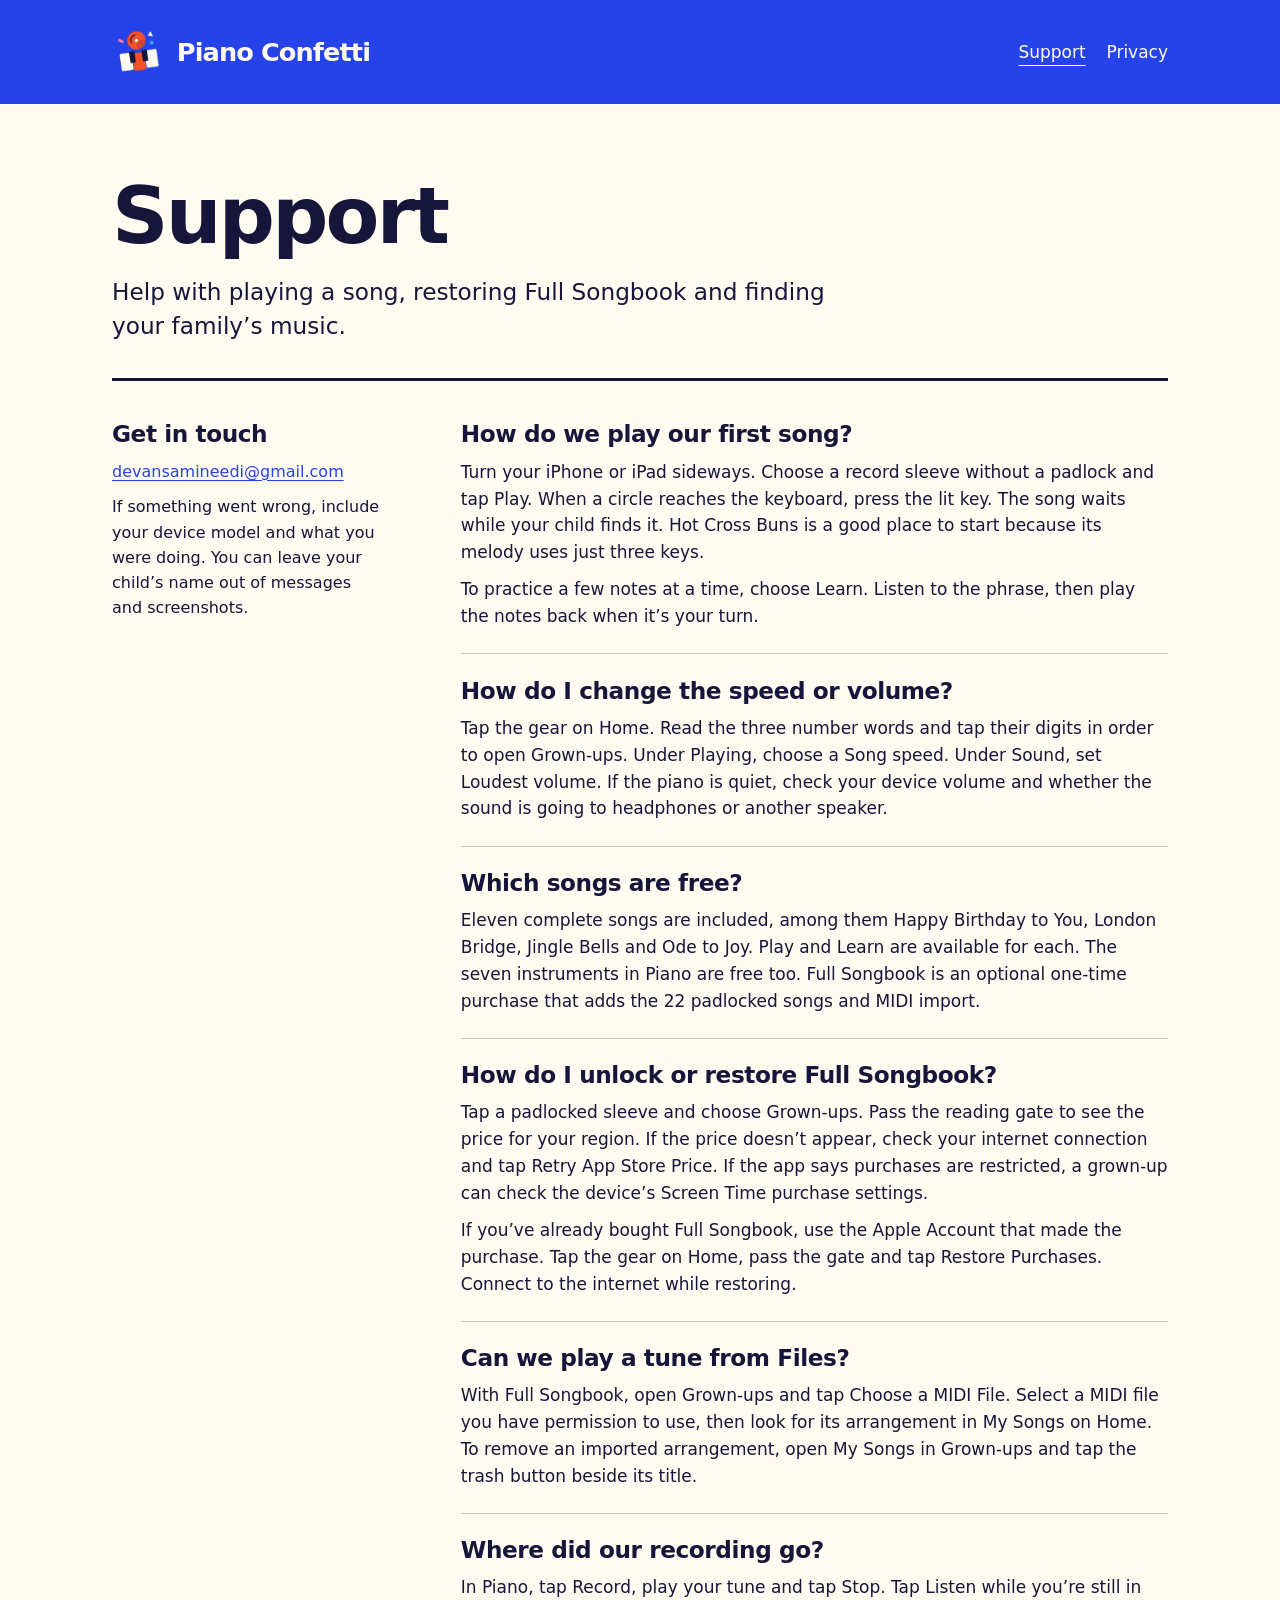
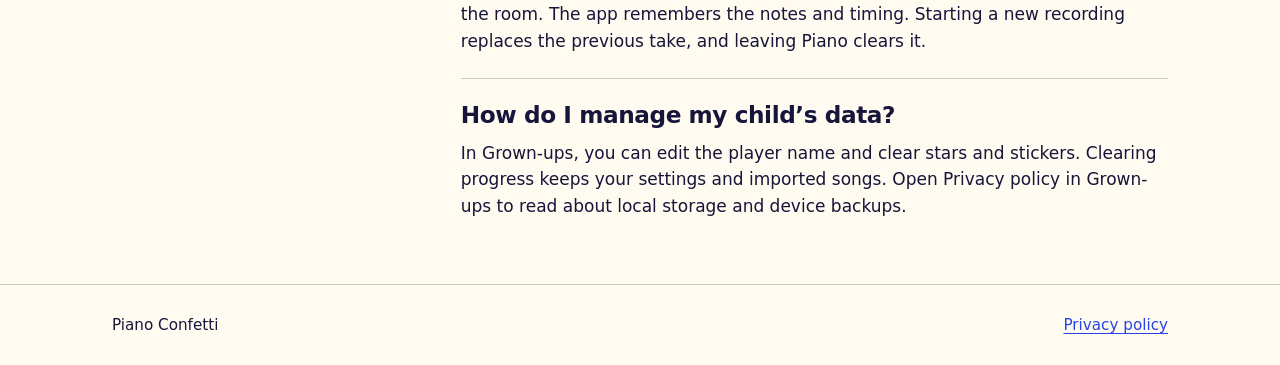
<file: index.html>
<!doctype html>
<html lang="en">
<head>
  <meta charset="utf-8">
  <meta name="viewport" content="width=device-width, initial-scale=1">
  <title>Piano Confetti · Support</title>
  <meta name="description" content="Get help with Piano Confetti for iPhone and iPad. Learn how to play songs, restore Full Songbook, import MIDI files and contact support.">
  <meta name="theme-color" content="#2643e9">
  <link rel="icon" type="image/png" href="icon.png">
  <link rel="stylesheet" href="style.css">
</head>
<body>
  <a class="skip" href="#main">Skip to content</a>
  <header><div class="bar">
    <a class="brand" href="index.html"><img src="icon.png" alt="" width="52" height="52">Piano Confetti</a>
    <nav aria-label="Site"><a href="index.html" aria-current="page">Support</a> <a href="privacy.html">Privacy</a></nav>
  </div></header>
  <main id="main">
    <div class="intro"><h1>Support</h1><p>Help with playing a song, restoring Full Songbook and finding your family’s music.</p></div>
    <div class="columns">
      <aside aria-label="Contact"><h2>Get in touch</h2><p><a href="mailto:devansamineedi@gmail.com">devansamineedi@gmail.com</a></p><p>If something went wrong, include your device model and what you were doing. You can leave your child’s name out of messages and screenshots.</p></aside>
      <article aria-label="Frequently asked questions"><section><h2>How do we play our first song?</h2><p>Turn your iPhone or iPad sideways. Choose a record sleeve without a padlock and tap Play. When a circle reaches the keyboard, press the lit key. The song waits while your child finds it. Hot Cross Buns is a good place to start because its melody uses just three keys.</p><p>To practice a few notes at a time, choose Learn. Listen to the phrase, then play the notes back when it’s your turn.</p></section>
<section><h2>How do I change the speed or volume?</h2><p>Tap the gear on Home. Read the three number words and tap their digits in order to open Grown-ups. Under Playing, choose a Song speed. Under Sound, set Loudest volume. If the piano is quiet, check your device volume and whether the sound is going to headphones or another speaker.</p></section>
<section><h2>Which songs are free?</h2><p>Eleven complete songs are included, among them Happy Birthday to You, London Bridge, Jingle Bells and Ode to Joy. Play and Learn are available for each. The seven instruments in Piano are free too. Full Songbook is an optional one-time purchase that adds the 22 padlocked songs and MIDI import.</p></section>
<section><h2>How do I unlock or restore Full Songbook?</h2><p>Tap a padlocked sleeve and choose Grown-ups. Pass the reading gate to see the price for your region. If the price doesn’t appear, check your internet connection and tap Retry App Store Price. If the app says purchases are restricted, a grown-up can check the device’s Screen Time purchase settings.</p><p>If you’ve already bought Full Songbook, use the Apple Account that made the purchase. Tap the gear on Home, pass the gate and tap Restore Purchases. Connect to the internet while restoring.</p></section>
<section><h2>Can we play a tune from Files?</h2><p>With Full Songbook, open Grown-ups and tap Choose a MIDI File. Select a MIDI file you have permission to use, then look for its arrangement in My Songs on Home. To remove an imported arrangement, open My Songs in Grown-ups and tap the trash button beside its title.</p></section>
<section><h2>Where did our recording go?</h2><p>In Piano, tap Record, play your tune and tap Stop. Tap Listen while you’re still in the room. The app remembers the notes and timing. Starting a new recording replaces the previous take, and leaving Piano clears it.</p></section>
<section><h2>How do I manage my child’s data?</h2><p>In Grown-ups, you can edit the player name and clear stars and stickers. Clearing progress keeps your settings and imported songs. Open Privacy policy in Grown-ups to read about local storage and device backups.</p></section></article>
    </div>
  </main>
  <footer><div class="bar"><span>Piano Confetti</span><a href="privacy.html">Privacy policy</a></div></footer>
</body>
</html>
</file>
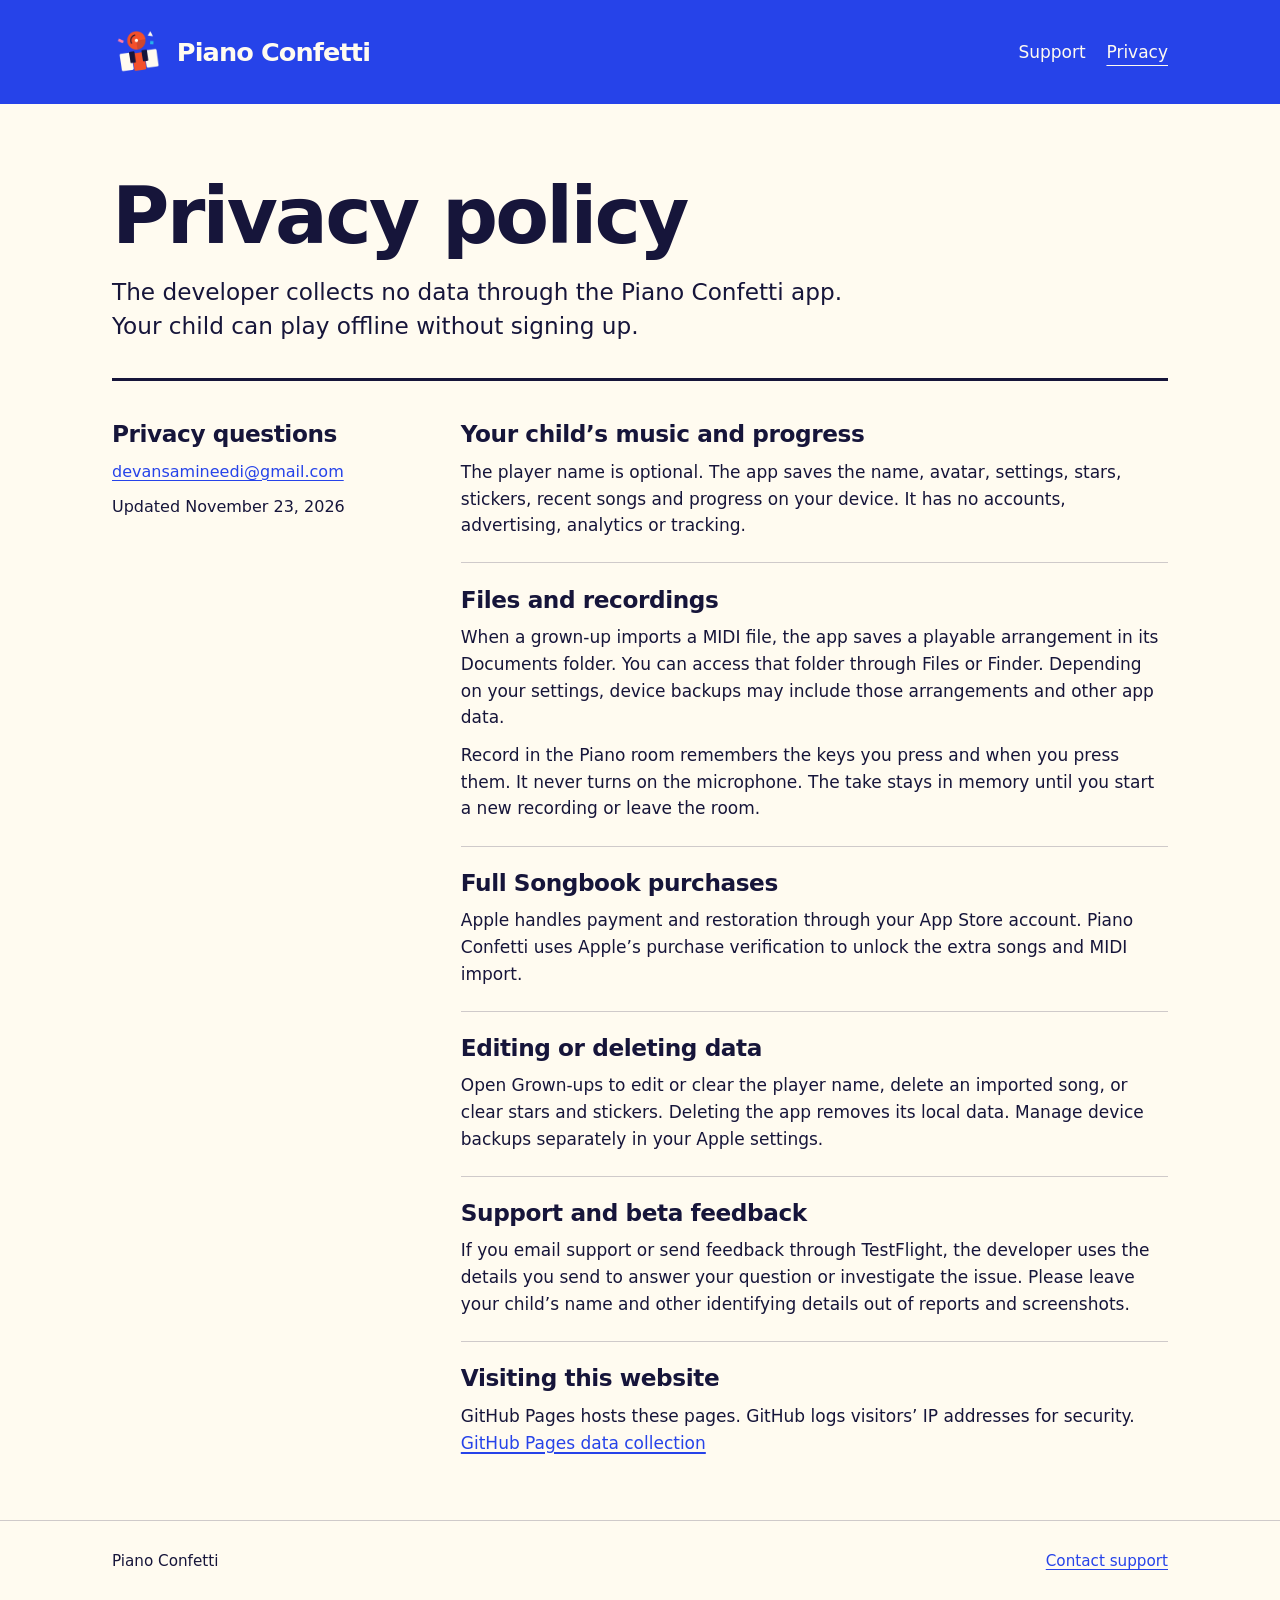
<file: privacy.html>
<!doctype html>
<html lang="en">
<head>
  <meta charset="utf-8">
  <meta name="viewport" content="width=device-width, initial-scale=1">
  <title>Piano Confetti · Privacy policy</title>
  <meta name="description" content="Read how Piano Confetti keeps songs, recordings and progress on your device, how Apple handles purchases, and how to manage your family’s data.">
  <meta name="theme-color" content="#2643e9">
  <link rel="icon" type="image/png" href="icon.png">
  <link rel="stylesheet" href="style.css">
</head>
<body>
  <a class="skip" href="#main">Skip to content</a>
  <header><div class="bar">
    <a class="brand" href="index.html"><img src="icon.png" alt="" width="52" height="52">Piano Confetti</a>
    <nav aria-label="Site"><a href="index.html">Support</a> <a href="privacy.html" aria-current="page">Privacy</a></nav>
  </div></header>
  <main id="main">
    <div class="intro"><h1>Privacy policy</h1><p>The developer collects no data through the Piano Confetti app. Your child can play offline without signing up.</p></div>
    <div class="columns">
      <aside aria-label="Contact"><h2>Privacy questions</h2><p><a href="mailto:devansamineedi@gmail.com">devansamineedi@gmail.com</a></p><p>Updated <time datetime="2026-11-23">November 23, 2026</time></p></aside>
      <article aria-label="Privacy details"><section><h2>Your child’s music and progress</h2><p>The player name is optional. The app saves the name, avatar, settings, stars, stickers, recent songs and progress on your device. It has no accounts, advertising, analytics or tracking.</p></section>
<section><h2>Files and recordings</h2><p>When a grown-up imports a MIDI file, the app saves a playable arrangement in its Documents folder. You can access that folder through Files or Finder. Depending on your settings, device backups may include those arrangements and other app data.</p><p>Record in the Piano room remembers the keys you press and when you press them. It never turns on the microphone. The take stays in memory until you start a new recording or leave the room.</p></section>
<section><h2>Full Songbook purchases</h2><p>Apple handles payment and restoration through your App Store account. Piano Confetti uses Apple’s purchase verification to unlock the extra songs and MIDI import.</p></section>
<section><h2>Editing or deleting data</h2><p>Open Grown-ups to edit or clear the player name, delete an imported song, or clear stars and stickers. Deleting the app removes its local data. Manage device backups separately in your Apple settings.</p></section>
<section><h2>Support and beta feedback</h2><p>If you email support or send feedback through TestFlight, the developer uses the details you send to answer your question or investigate the issue. Please leave your child’s name and other identifying details out of reports and screenshots.</p></section>
<section><h2>Visiting this website</h2><p>GitHub Pages hosts these pages. GitHub logs visitors’ IP addresses for security. <a href="https://docs.github.com/en/pages/getting-started-with-github-pages/what-is-github-pages#data-collection">GitHub Pages data collection</a></p></section></article>
    </div>
  </main>
  <footer><div class="bar"><span>Piano Confetti</span><a href="index.html">Contact support</a></div></footer>
</body>
</html>
</file>
<file: style.css>
:root {
  --paper: #fffbf0;
  --ink: #16153a;
  --cobalt: #2643e9;
  --line: #cfcaca;
  --display: Futura, "Avenir Next", system-ui, sans-serif;
}
* { box-sizing: border-box; }
html { color-scheme: light; }
body { margin: 0; background: var(--paper); color: var(--ink); font: 1.0625rem/1.58 system-ui, sans-serif; }
.bar, main { width: min(100% - 3rem, 66rem); margin-inline: auto; }
header { background: var(--cobalt); color: var(--paper); }
.bar { display: flex; justify-content: space-between; align-items: center; gap: 1rem; }
header .bar { min-height: 6.5rem; }
a { color: var(--cobalt); text-underline-offset: .19em; text-decoration-thickness: .09em; }
a:hover { text-decoration-thickness: .16em; }
a:focus-visible { outline: 3px solid currentColor; outline-offset: 4px; }
.skip { position: absolute; left: 1rem; top: 1rem; transform: translateY(-230%); color: var(--ink); background: var(--paper); padding: .6rem; }
.skip:focus { transform: none; }
.brand, nav a { color: inherit; text-decoration: none; }
.brand { display: inline-flex; align-items: center; gap: .8rem; font: 700 1.6rem/1.1 var(--display); letter-spacing: -.035em; }
.brand img { width: 3.25rem; height: 3.25rem; border-radius: 22%; }
nav { display: flex; gap: 1.3rem; }
nav a, footer a { display: inline-flex; align-items: center; min-height: 44px; }
nav a:hover, nav [aria-current] { text-decoration: underline; text-underline-offset: .4em; }
.intro { padding: clamp(2.25rem, 5.2vw, 4.5rem) 0 2.25rem; border-bottom: 3px solid var(--ink); }
h1, h2 { margin: 0; font-family: var(--display); line-height: 1.16; text-wrap: balance; }
h1 { font-size: clamp(2.65rem, 6.2vw, 4.9rem); letter-spacing: -.035em; }
.intro p { max-width: 48rem; margin: .85rem 0 0; font-size: clamp(1.15rem, 2vw, 1.45rem); line-height: 1.45; }
.columns { display: grid; grid-template-columns: minmax(0, 17rem) minmax(0, 1fr); gap: clamp(2rem, 6vw, 5.4rem); padding: 2.5rem 0 4rem; }
h2 { font-size: 1.45rem; letter-spacing: -.018em; }
p { margin: .65rem 0 0; }
aside { align-self: start; }
aside p { font-size: 1rem; }
aside a { overflow-wrap: anywhere; }
article { max-width: 69ch; }
article section + section { margin-top: 1.45rem; padding-top: 1.45rem; border-top: 1px solid var(--line); }
footer { border-top: 1px solid var(--line); }
footer .bar { min-height: 5rem; font-size: .95rem; }
@media (max-width: 45rem) {
  .columns { grid-template-columns: 1fr; gap: 2rem; padding-top: 1.6rem; }
  aside { border-bottom: 1px solid var(--line); padding-bottom: 1.45rem; }
}
@media (max-width: 32rem) {
  .bar, main { width: calc(100% - 2.25rem); }
  header .bar { min-height: 4.75rem; }
  .brand { gap: .42rem; font-size: 1.125rem; }
  .brand img { width: 2rem; height: 2rem; }
  nav { gap: .75rem; font-size: .94rem; }
}
</file>
